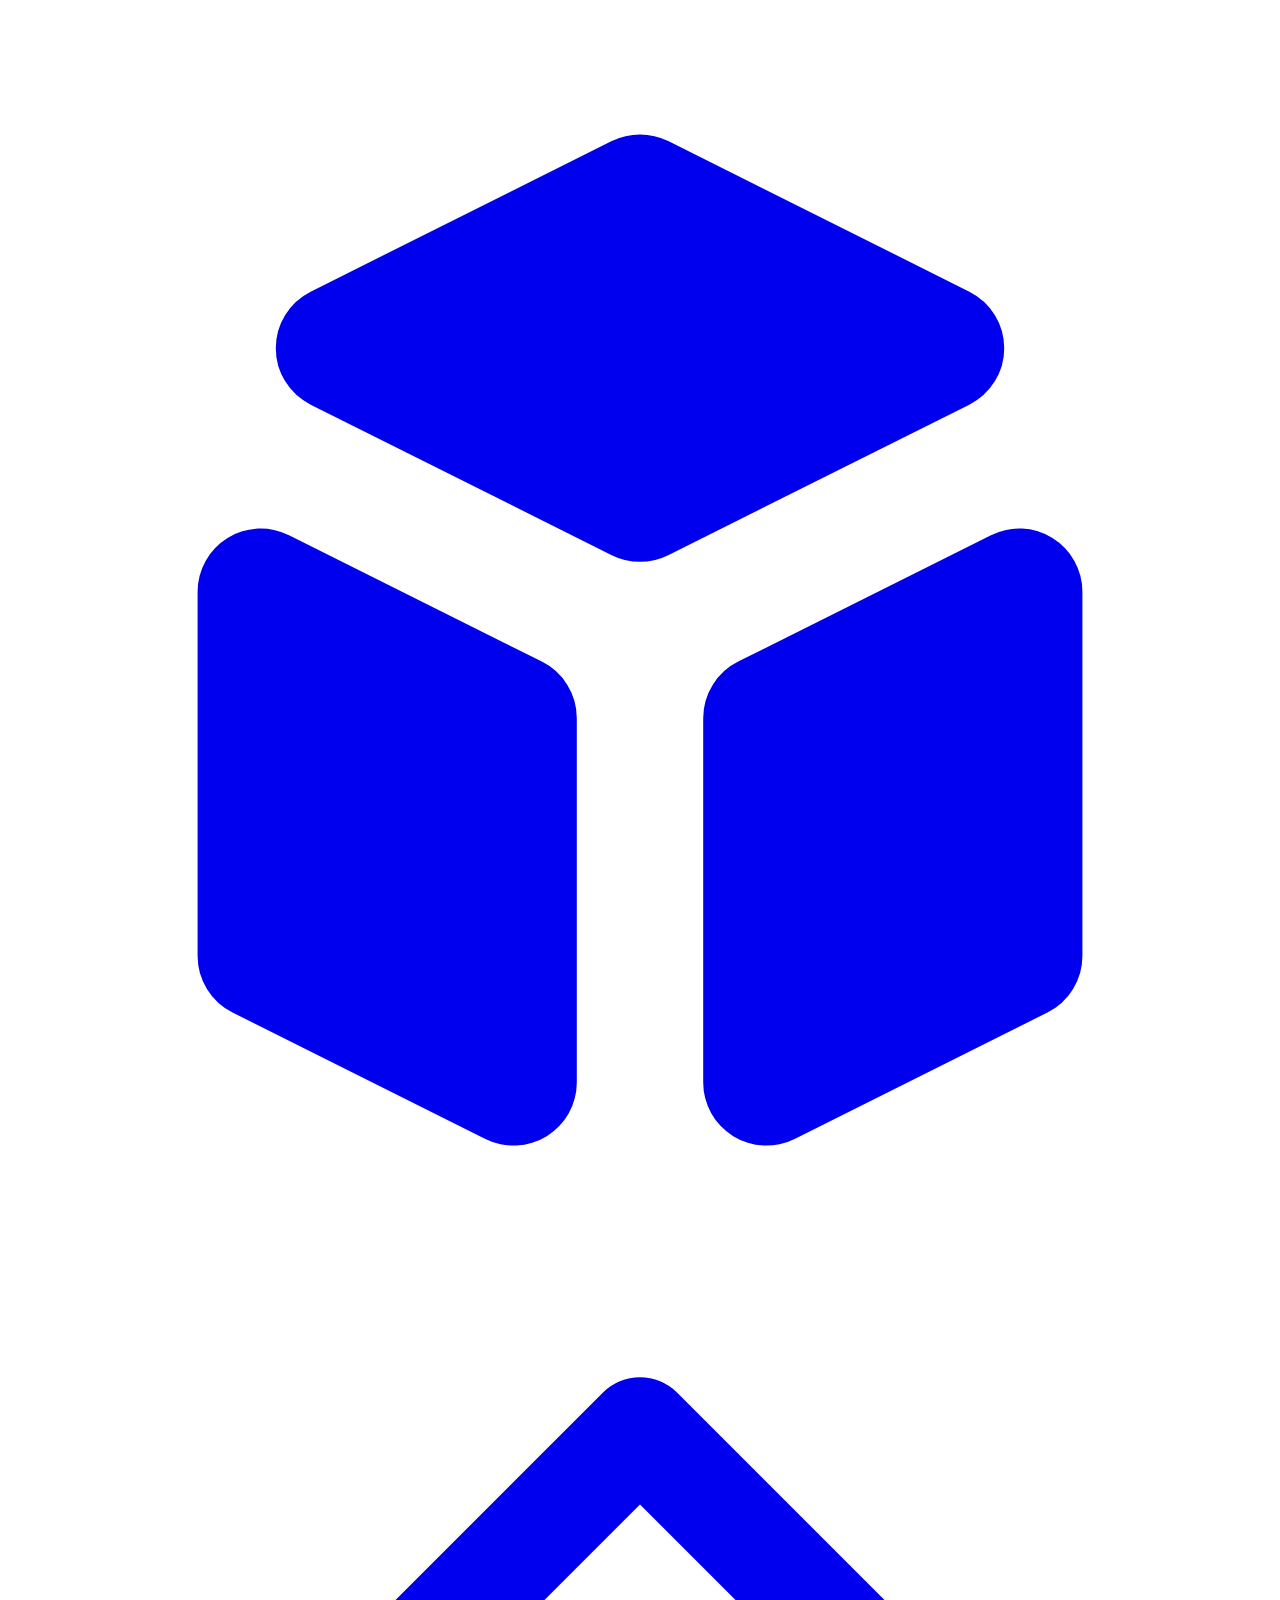
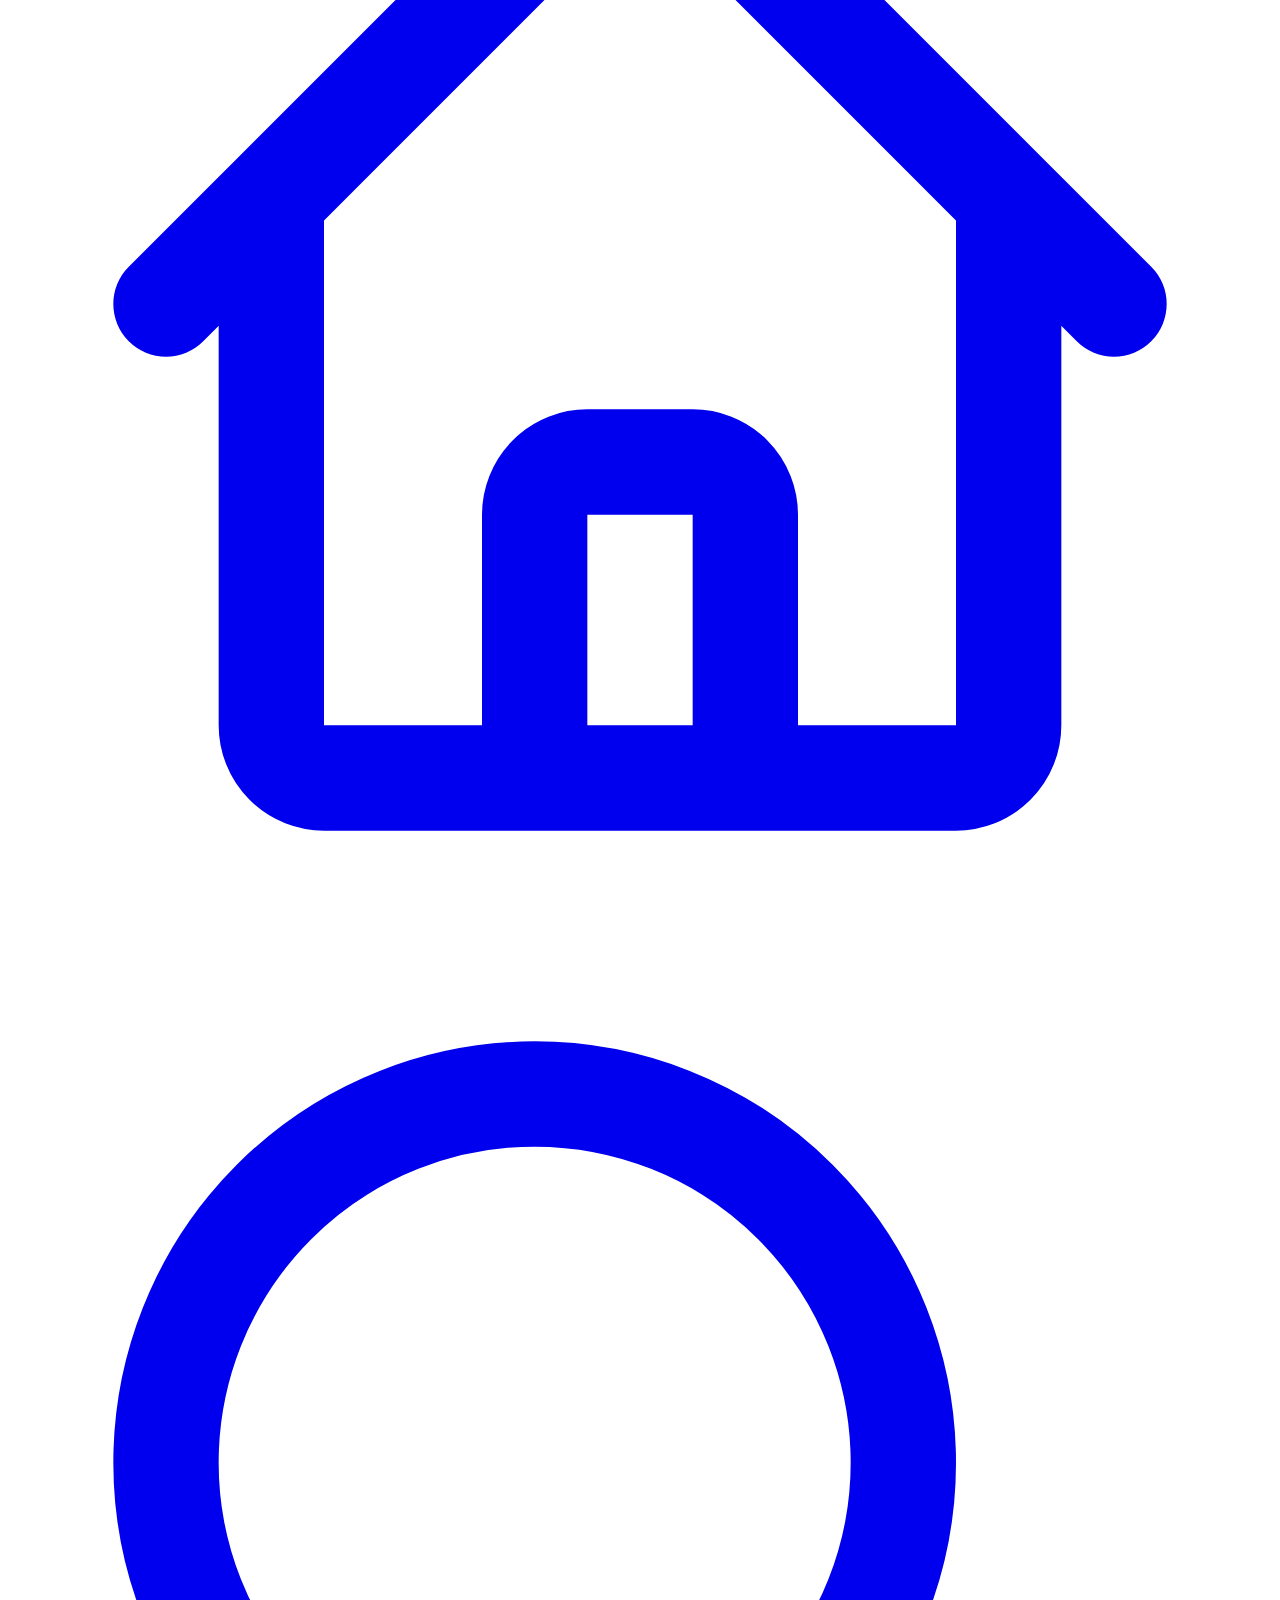
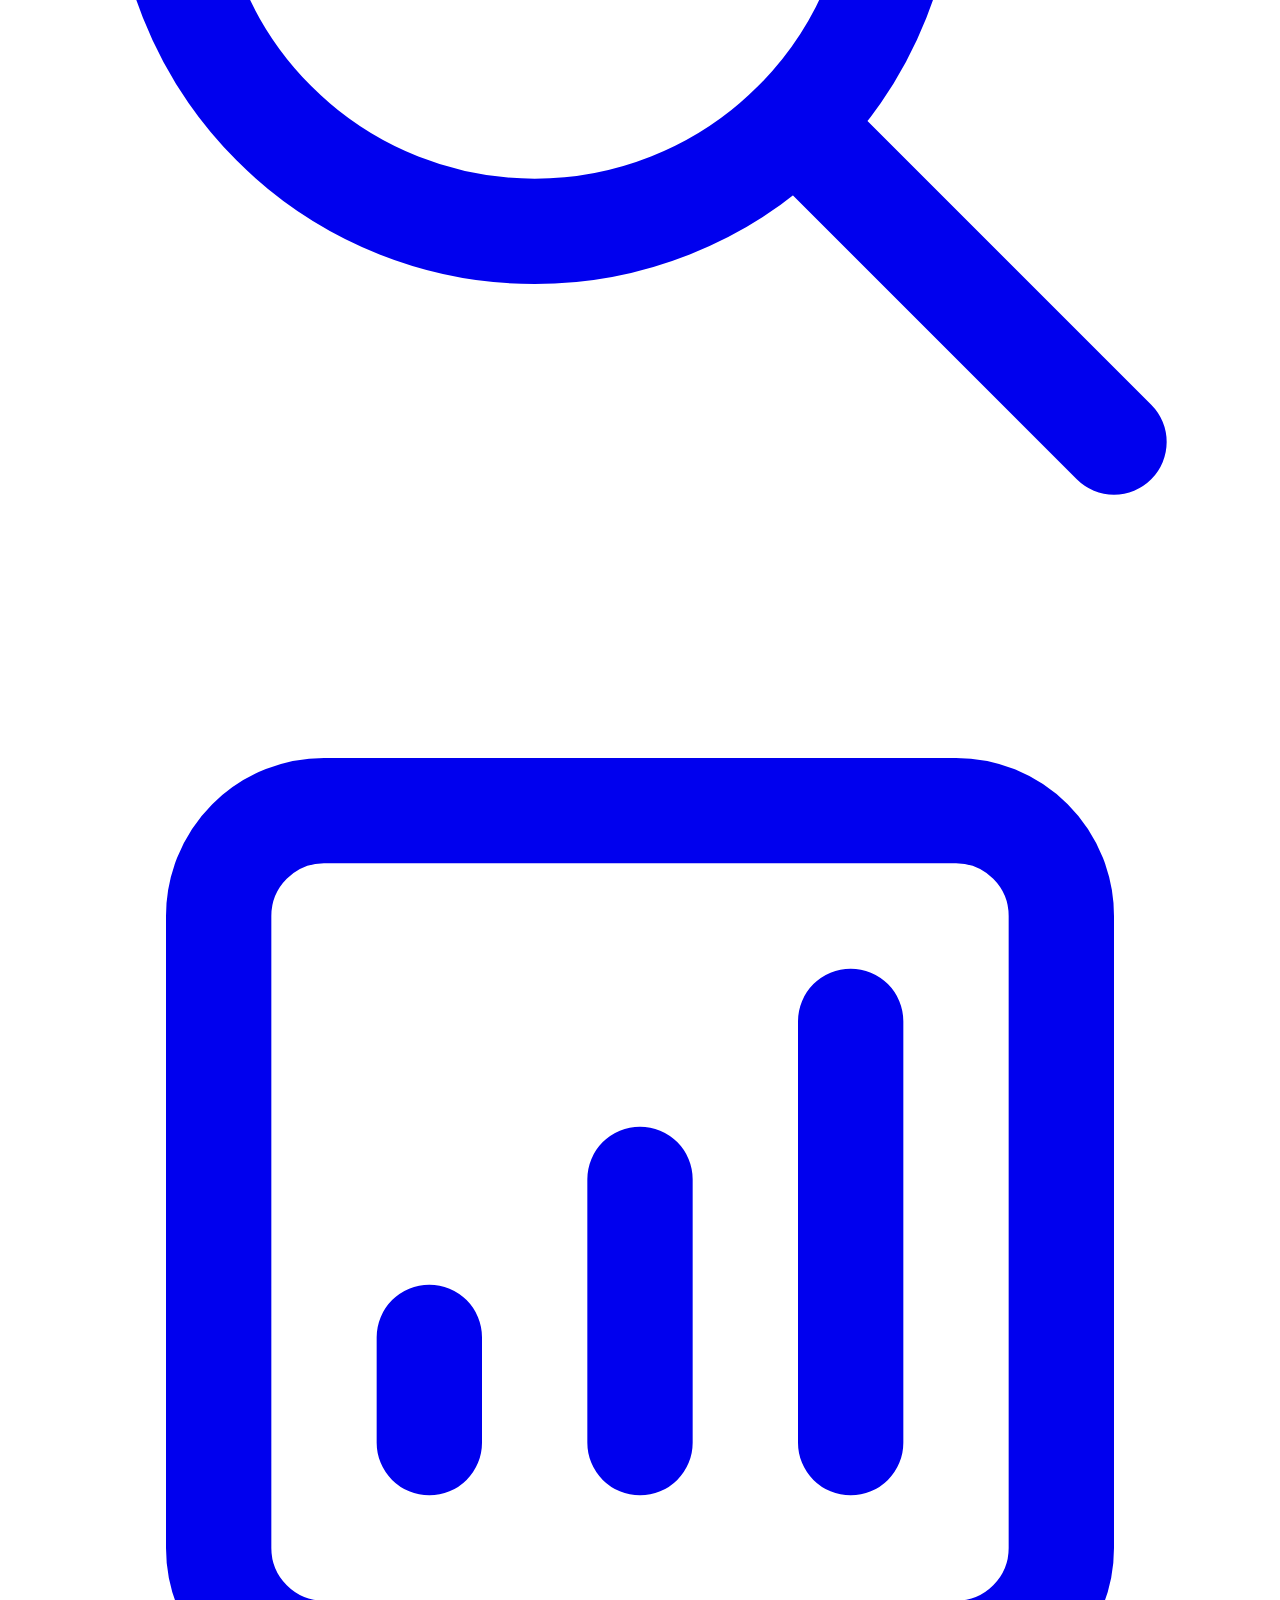
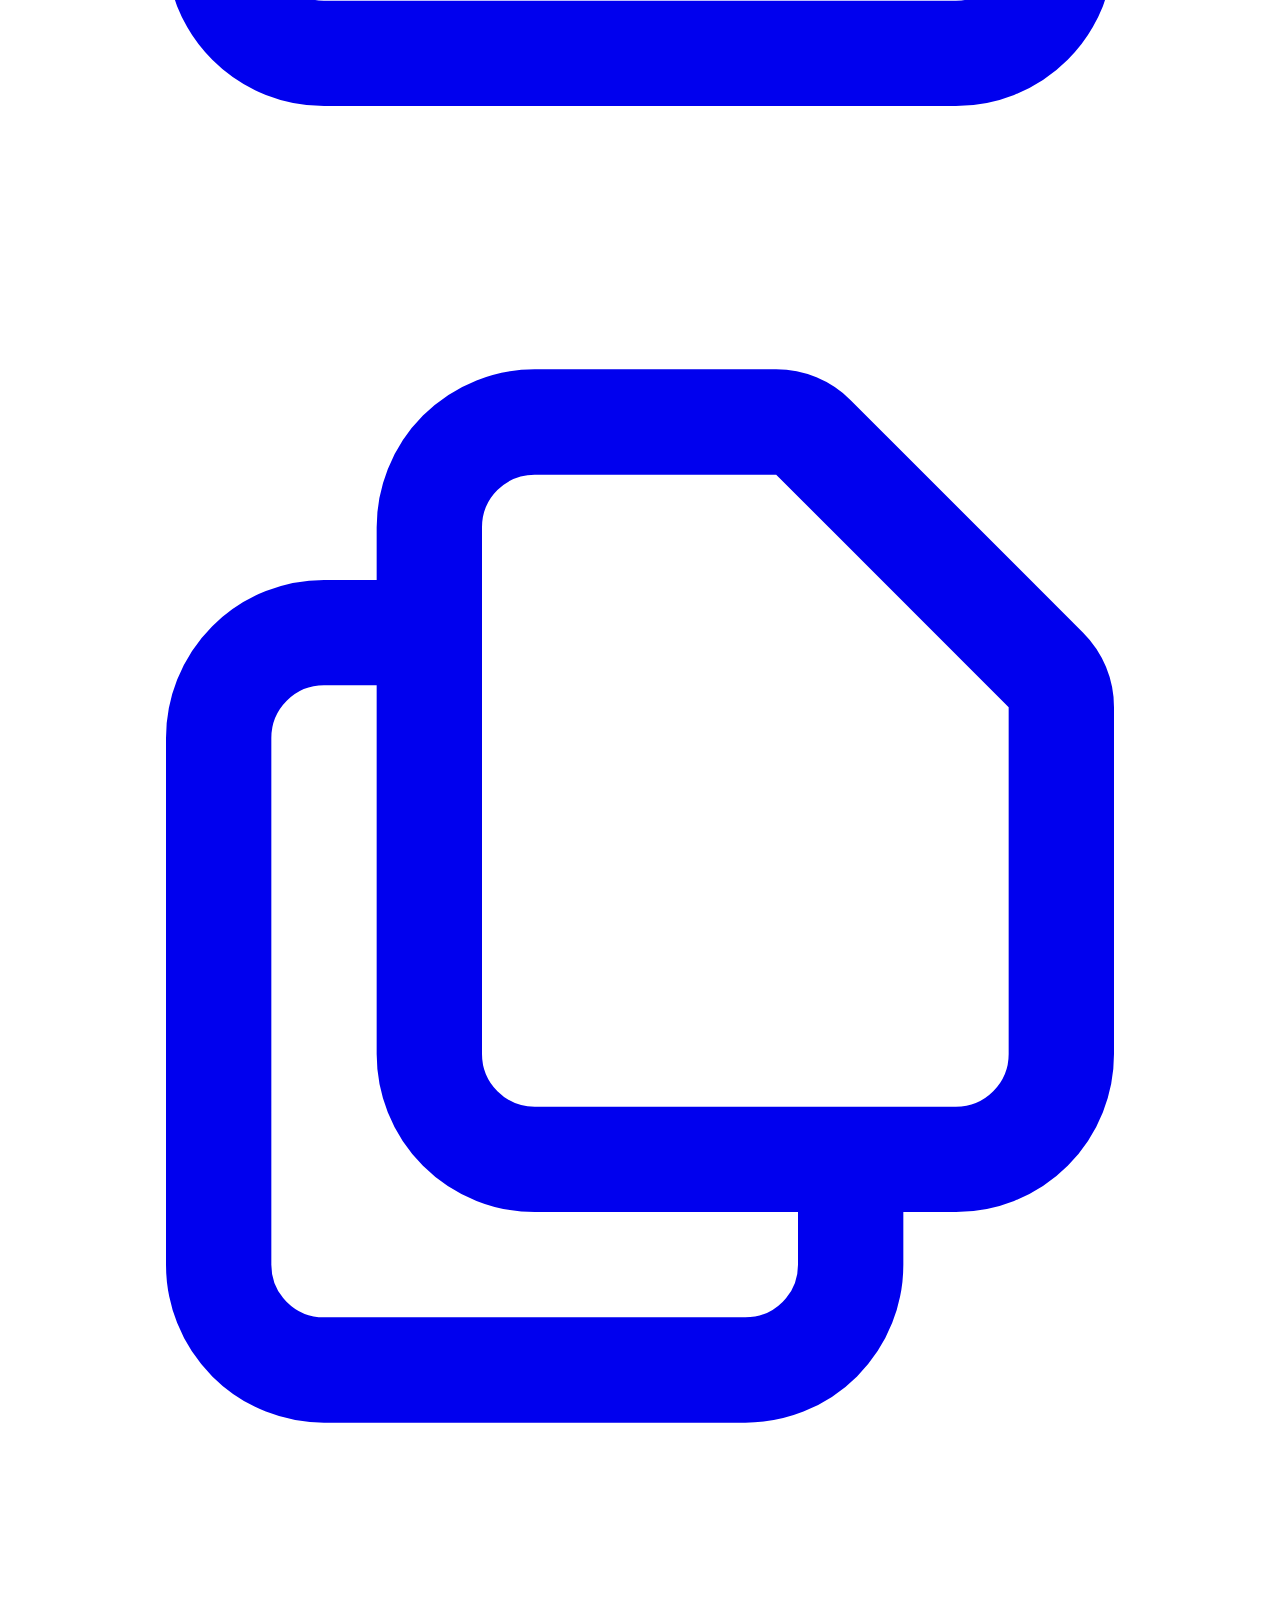
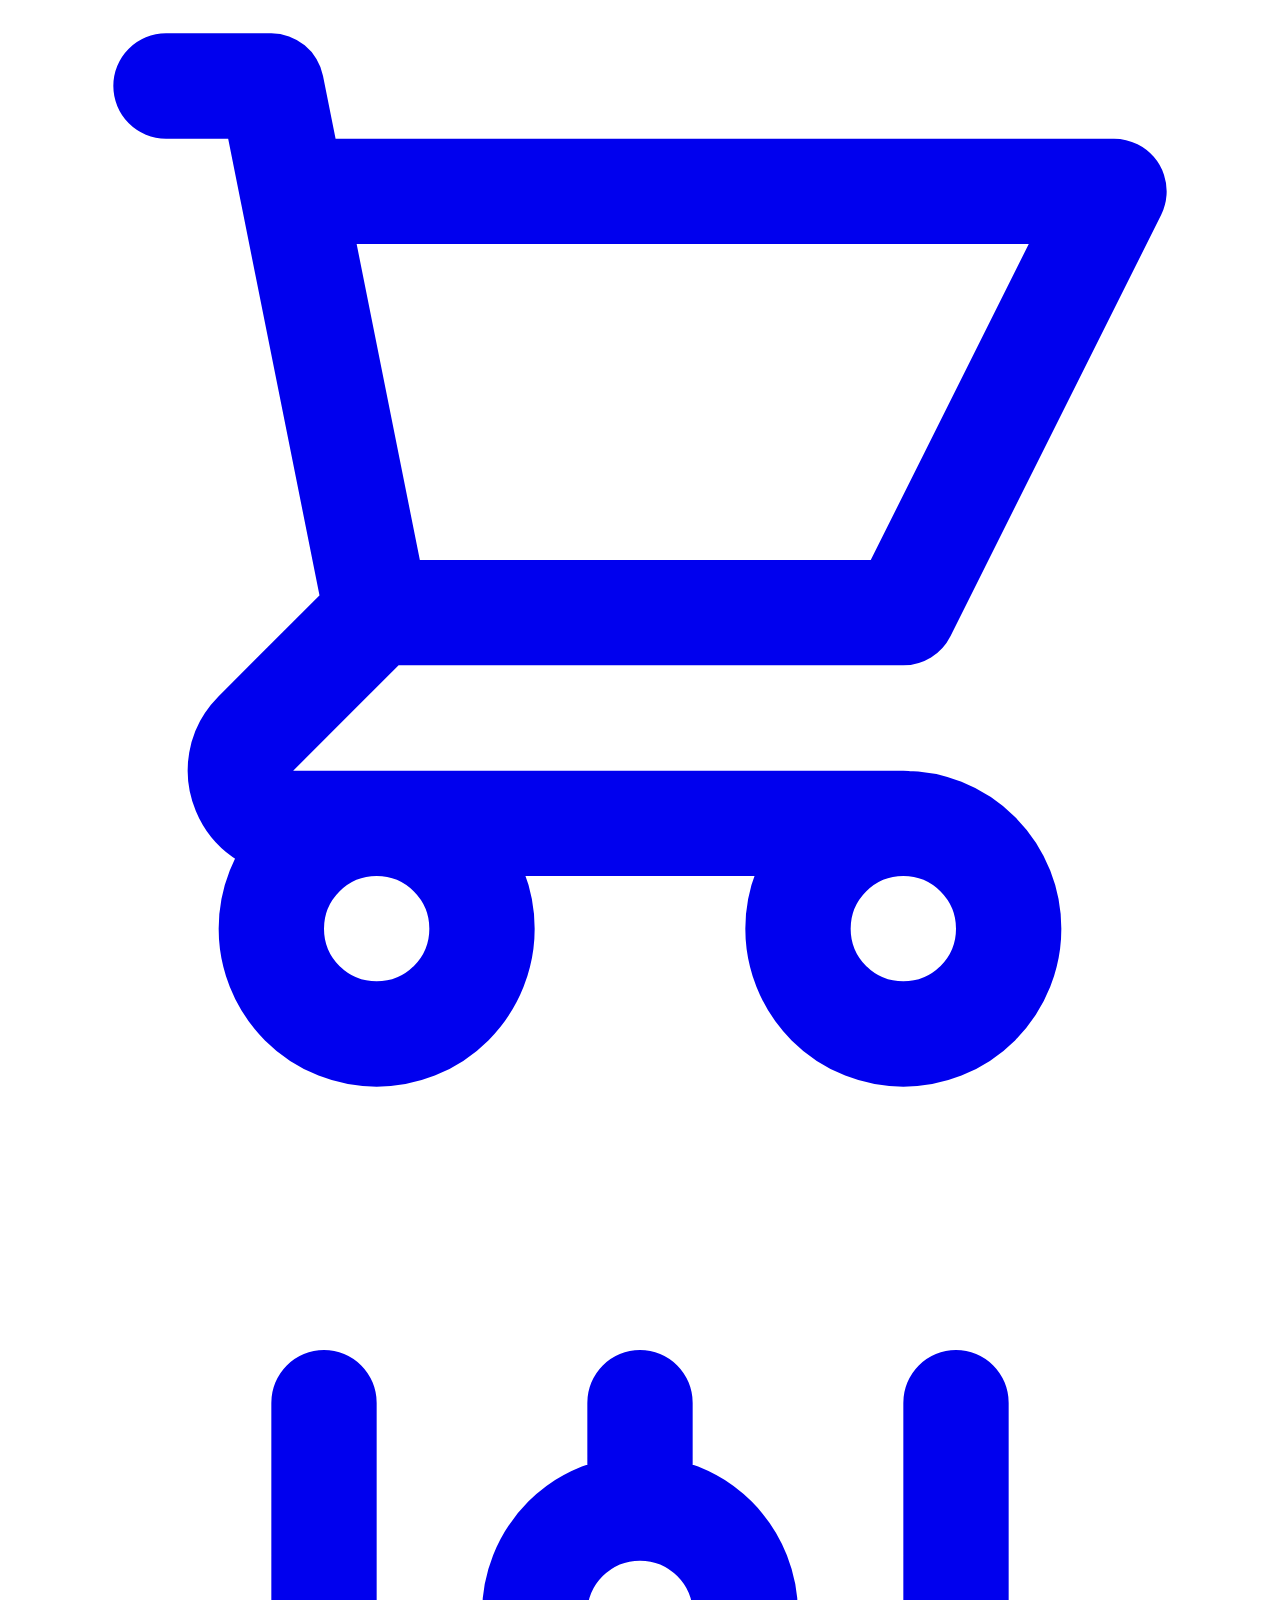
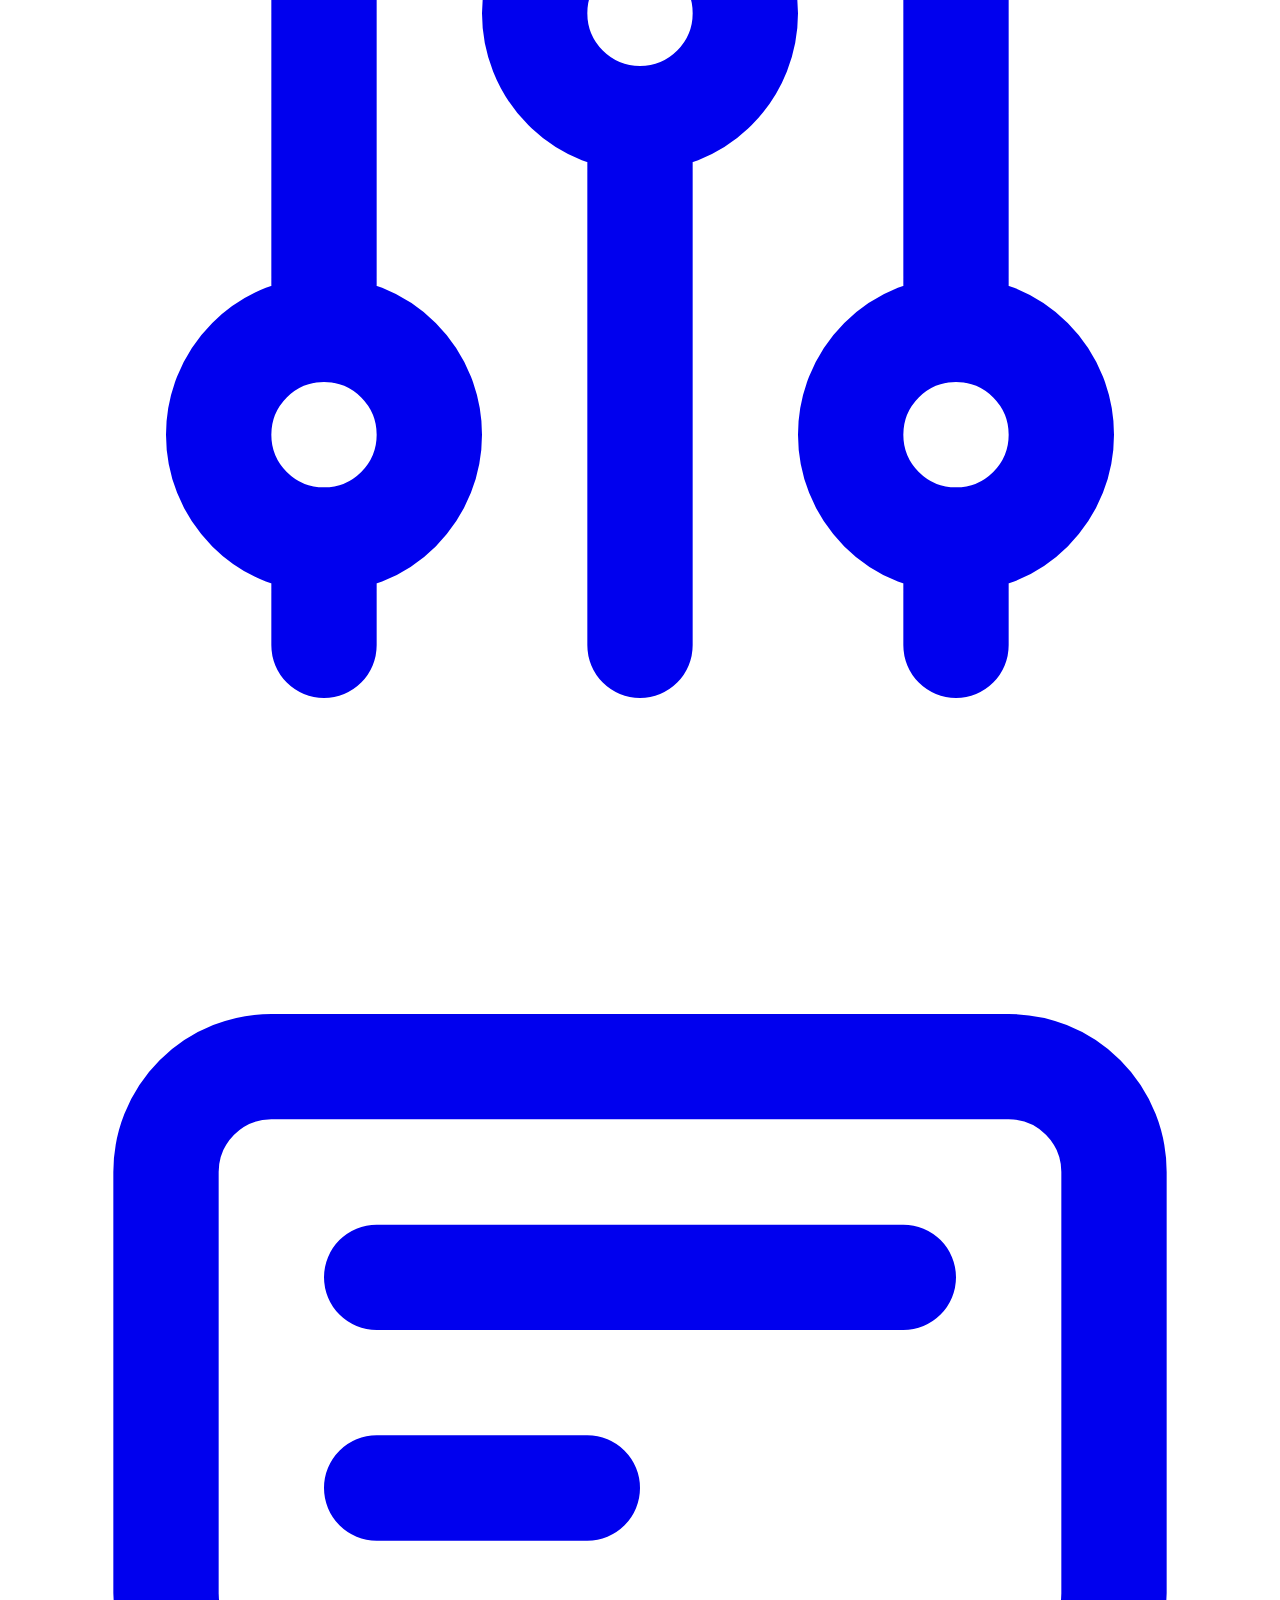
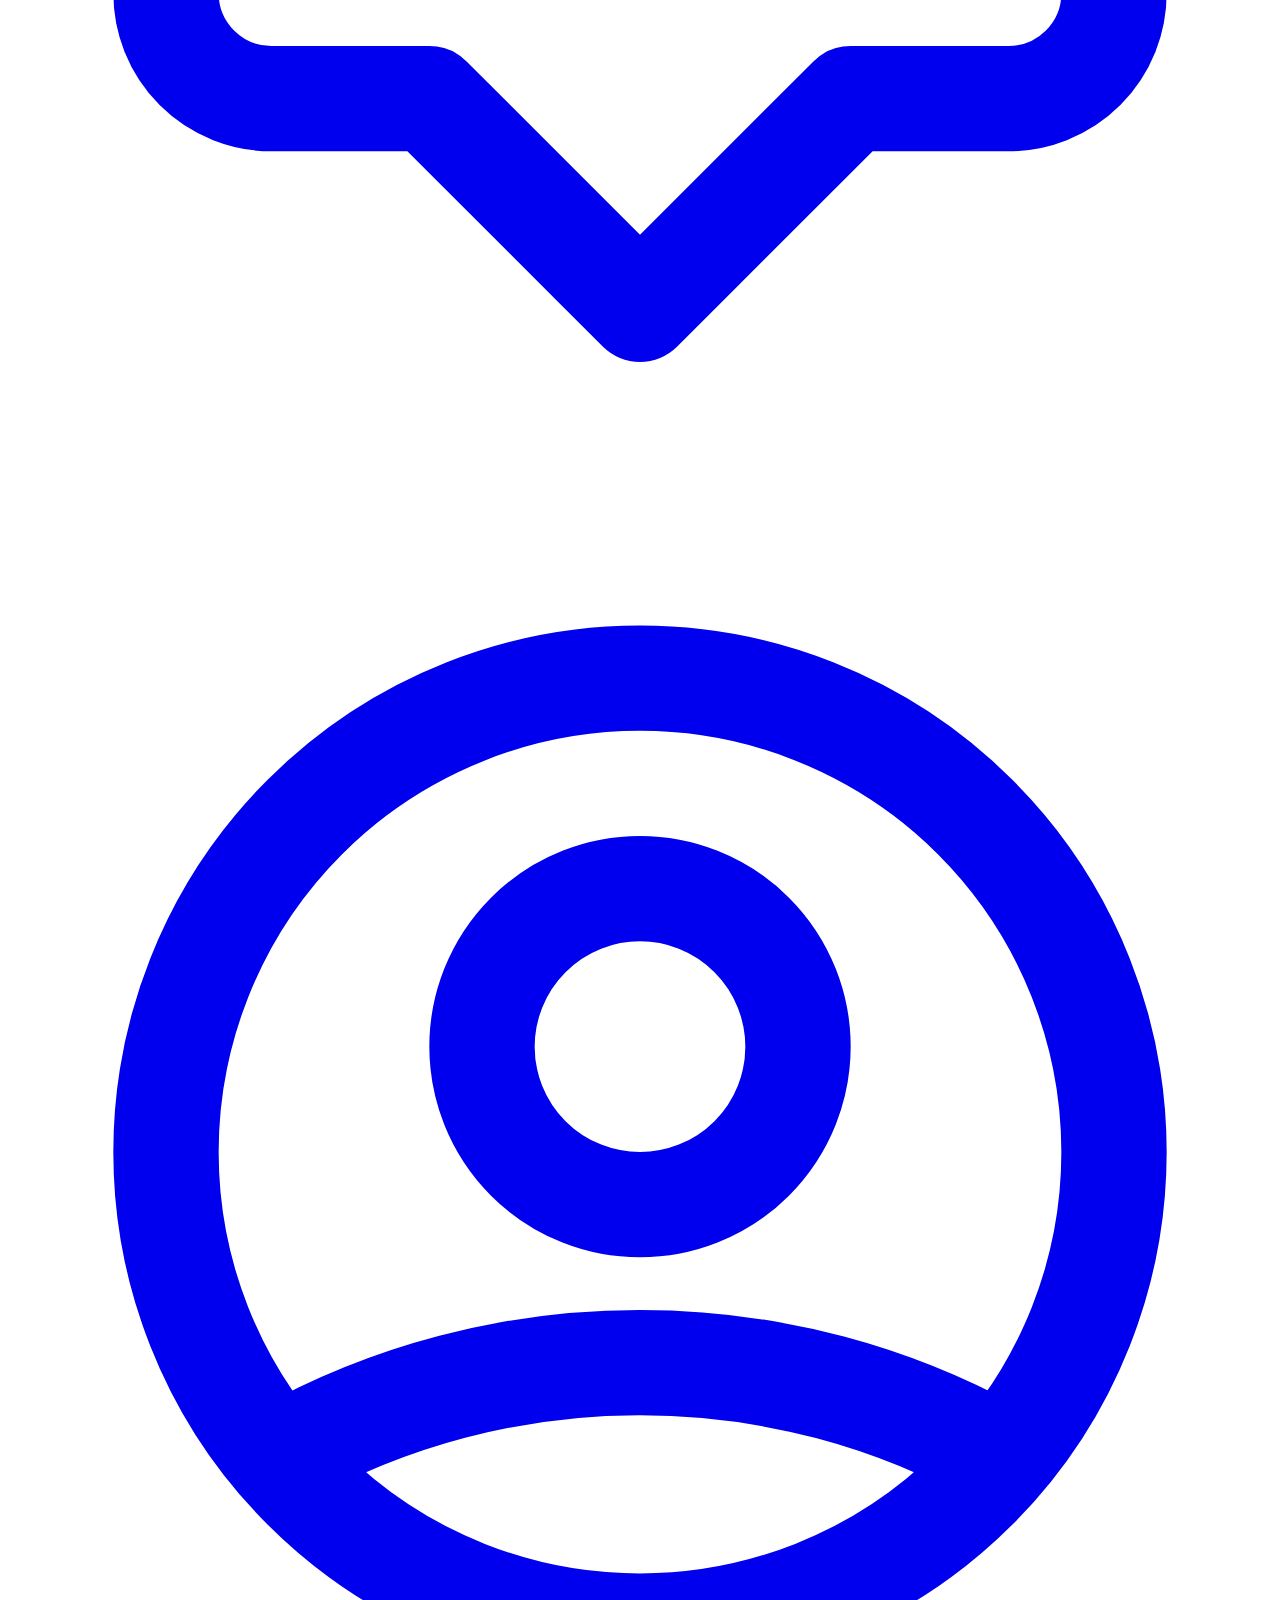
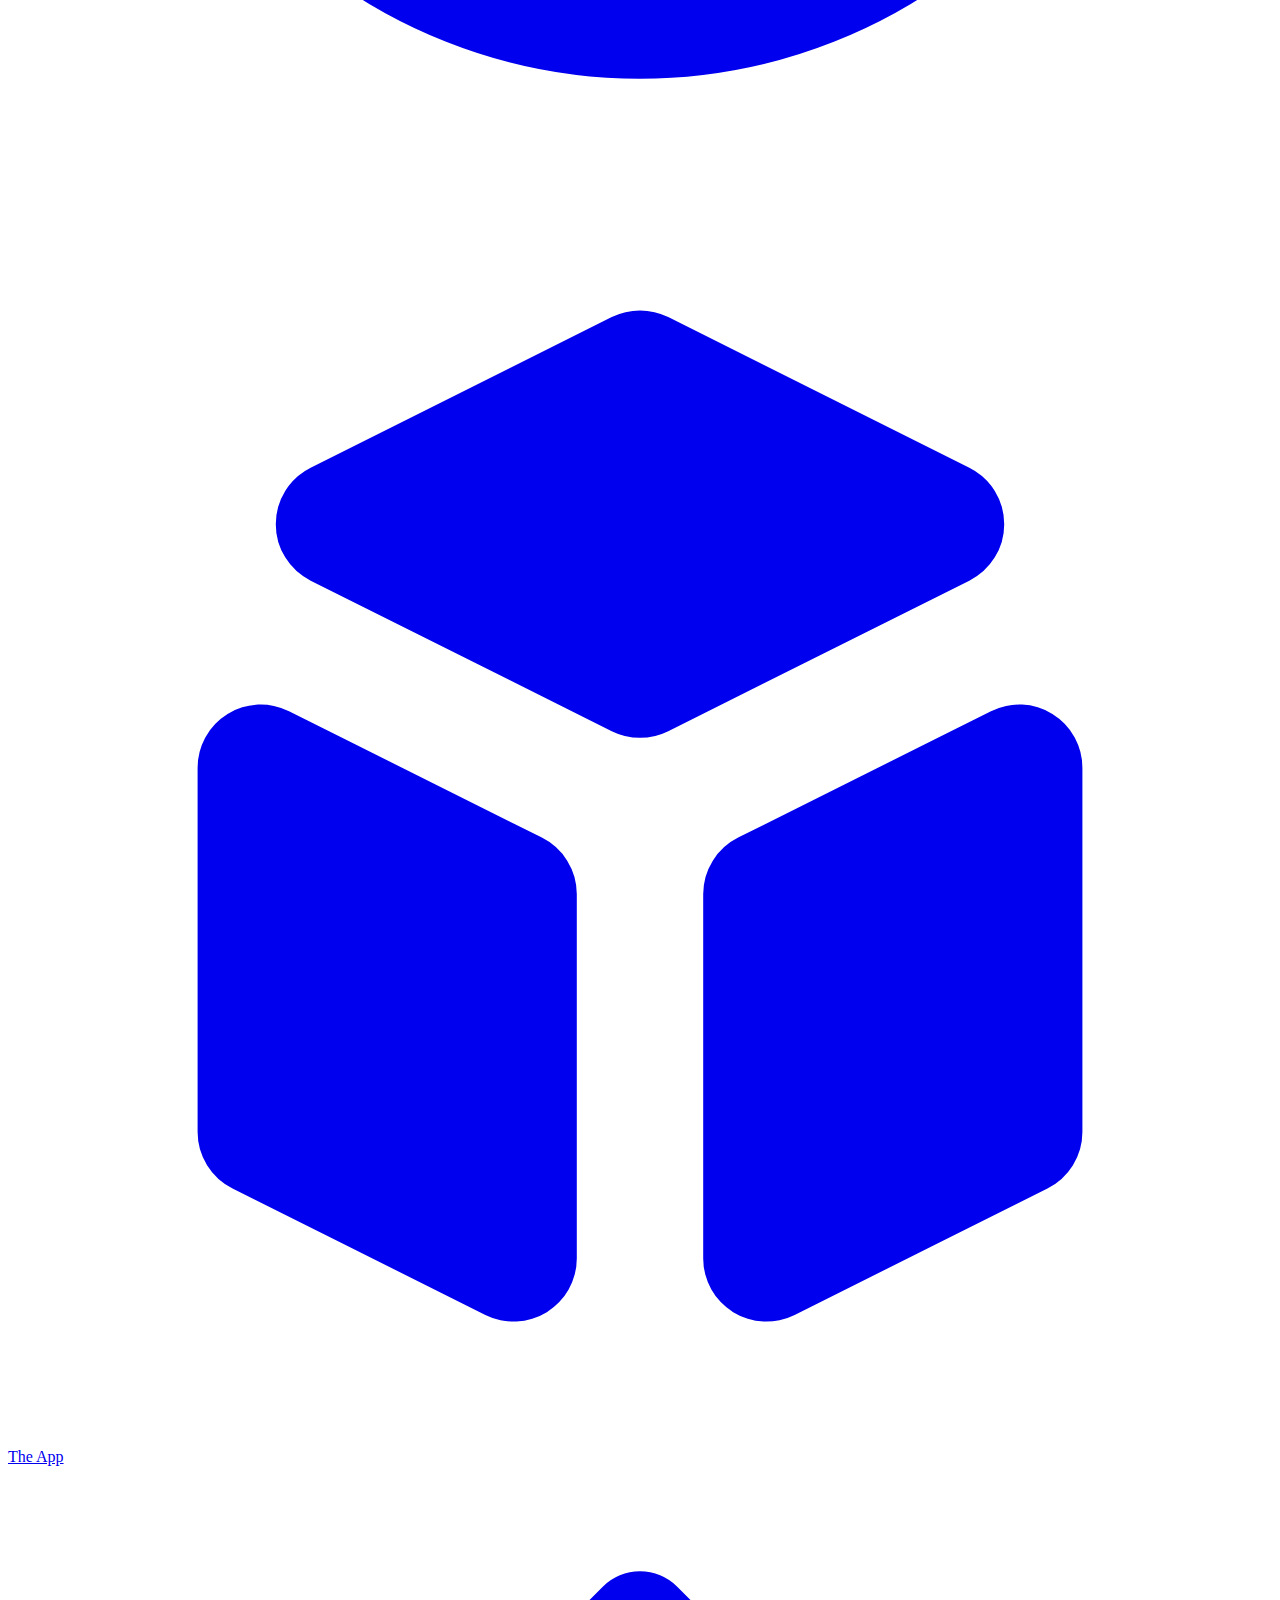
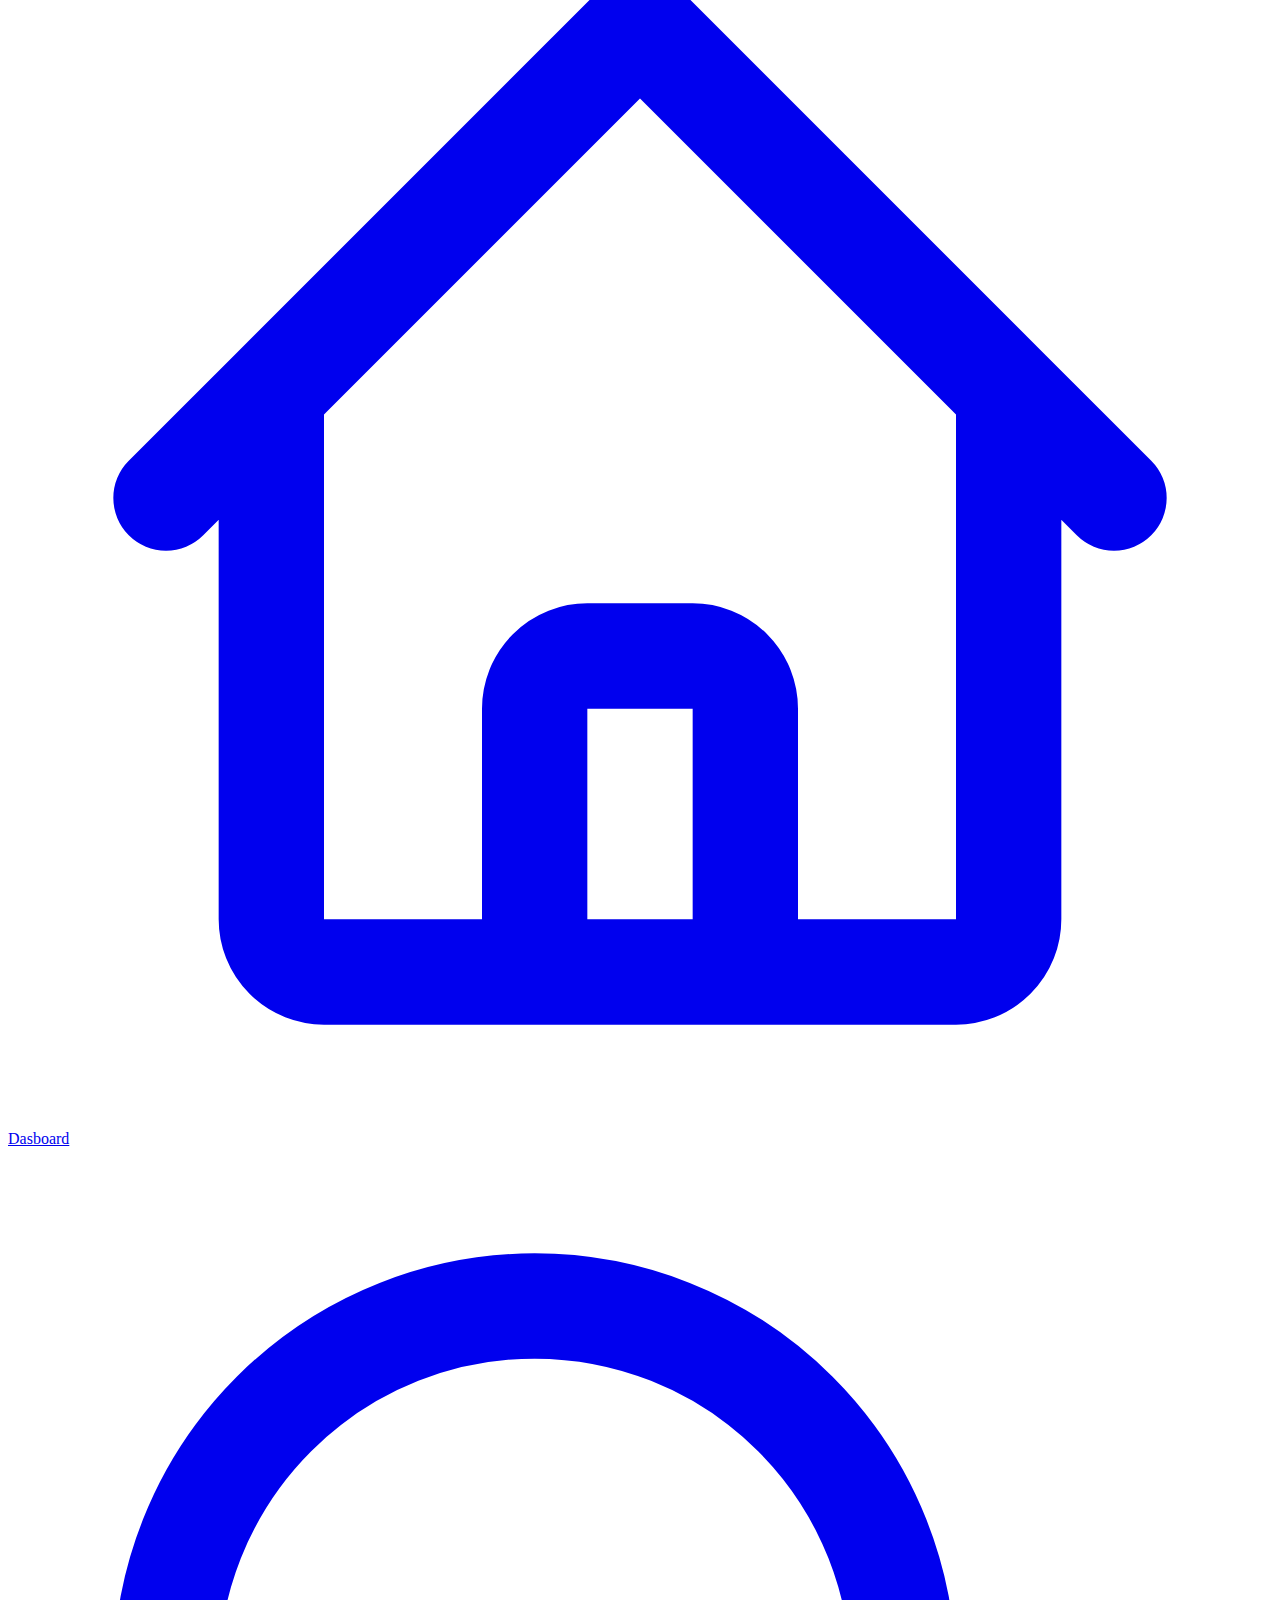
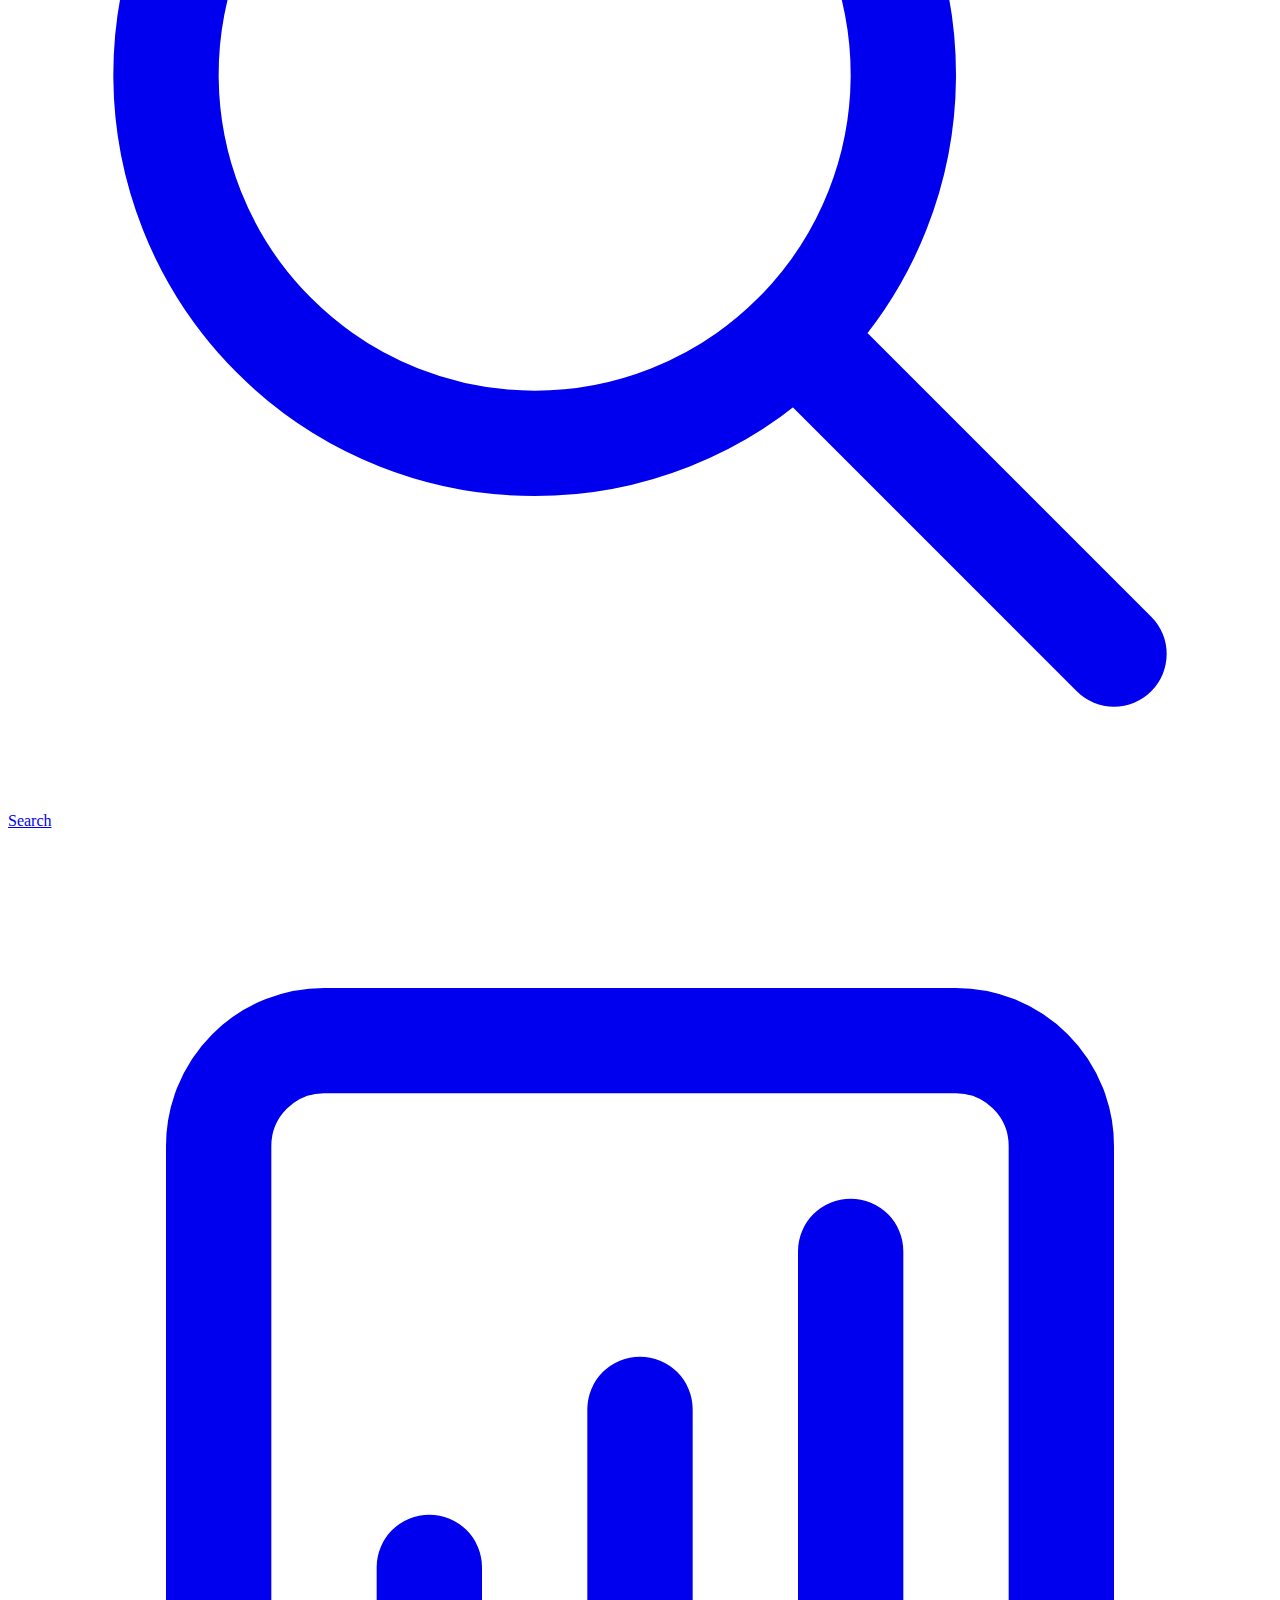
<file: _layout/sidebar.html>
<body class="flex items-center justify-center w-screen h-screen p-10 space-x-6 bg-gray-300">

	<!-- Component Start -->
	<div class="flex flex-col items-center w-16 h-full overflow-hidden text-gray-400 bg-gray-900 rounded">
		<a class="flex items-center justify-center mt-3" href="#">
			<svg class="w-8 h-8 fill-current" xmlns="http://www.w3.org/2000/svg" viewBox="0 0 20 20" fill="currentColor">
				<path d="M11 17a1 1 0 001.447.894l4-2A1 1 0 0017 15V9.236a1 1 0 00-1.447-.894l-4 2a1 1 0 00-.553.894V17zM15.211 6.276a1 1 0 000-1.788l-4.764-2.382a1 1 0 00-.894 0L4.789 4.488a1 1 0 000 1.788l4.764 2.382a1 1 0 00.894 0l4.764-2.382zM4.447 8.342A1 1 0 003 9.236V15a1 1 0 00.553.894l4 2A1 1 0 009 17v-5.764a1 1 0 00-.553-.894l-4-2z" />
			</svg>
		</a>
		<div class="flex flex-col items-center mt-3 border-t border-gray-700">
			<a class="flex items-center justify-center w-12 h-12 mt-2 rounded hover:bg-gray-700 hover:text-gray-300" href="#">
				<svg class="w-6 h-6 stroke-current" xmlns="http://www.w3.org/2000/svg" fill="none" viewBox="0 0 24 24" stroke="currentColor">
				 	<path stroke-linecap="round" stroke-linejoin="round" stroke-width="2" d="M3 12l2-2m0 0l7-7 7 7M5 10v10a1 1 0 001 1h3m10-11l2 2m-2-2v10a1 1 0 01-1 1h-3m-6 0a1 1 0 001-1v-4a1 1 0 011-1h2a1 1 0 011 1v4a1 1 0 001 1m-6 0h6" />
				</svg>
			</a>
			<a class="flex items-center justify-center w-12 h-12 mt-2 rounded hover:bg-gray-700 hover:text-gray-300" href="#">
				<svg class="w-6 h-6 stroke-current" xmlns="http://www.w3.org/2000/svg" fill="none" viewBox="0 0 24 24" stroke="currentColor">
					<path stroke-linecap="round" stroke-linejoin="round" stroke-width="2" d="M21 21l-6-6m2-5a7 7 0 11-14 0 7 7 0 0114 0z" />
				</svg>
			</a>
			<a class="flex items-center justify-center w-12 h-12 mt-2 text-gray-200 bg-gray-700 rounded" href="#">
				<svg class="w-6 h-6 stroke-current" xmlns="http://www.w3.org/2000/svg" fill="none" viewBox="0 0 24 24" stroke="currentColor">
					<path stroke-linecap="round" stroke-linejoin="round" stroke-width="2" d="M16 8v8m-4-5v5m-4-2v2m-2 4h12a2 2 0 002-2V6a2 2 0 00-2-2H6a2 2 0 00-2 2v12a2 2 0 002 2z" />
				</svg>
			</a>
			<a class="flex items-center justify-center w-12 h-12 mt-2 rounded hover:bg-gray-700 hover:text-gray-300" href="#">
				<svg class="w-6 h-6 stroke-current" xmlns="http://www.w3.org/2000/svg" fill="none" viewBox="0 0 24 24" stroke="currentColor">
					<path stroke-linecap="round" stroke-linejoin="round" stroke-width="2" d="M8 7v8a2 2 0 002 2h6M8 7V5a2 2 0 012-2h4.586a1 1 0 01.707.293l4.414 4.414a1 1 0 01.293.707V15a2 2 0 01-2 2h-2M8 7H6a2 2 0 00-2 2v10a2 2 0 002 2h8a2 2 0 002-2v-2" />
				</svg>
			</a>
		</div>
		<div class="flex flex-col items-center mt-2 border-t border-gray-700">
			<a class="flex items-center justify-center w-12 h-12 mt-2 rounded hover:bg-gray-700 hover:text-gray-300" href="#">
				<svg class="w-6 h-6 stroke-current" xmlns="http://www.w3.org/2000/svg" fill="none" viewBox="0 0 24 24" stroke="currentColor">
					<path stroke-linecap="round" stroke-linejoin="round" stroke-width="2" d="M3 3h2l.4 2M7 13h10l4-8H5.4M7 13L5.4 5M7 13l-2.293 2.293c-.63.63-.184 1.707.707 1.707H17m0 0a2 2 0 100 4 2 2 0 000-4zm-8 2a2 2 0 11-4 0 2 2 0 014 0z" />
				</svg>
			</a>
			<a class="flex items-center justify-center w-12 h-12 mt-2 rounded hover:bg-gray-700 hover:text-gray-300" href="#">
				<svg class="w-6 h-6 stroke-current"  xmlns="http://www.w3.org/2000/svg" fill="none" viewBox="0 0 24 24" stroke="currentColor">
					<path stroke-linecap="round" stroke-linejoin="round" stroke-width="2" d="M12 6V4m0 2a2 2 0 100 4m0-4a2 2 0 110 4m-6 8a2 2 0 100-4m0 4a2 2 0 110-4m0 4v2m0-6V4m6 6v10m6-2a2 2 0 100-4m0 4a2 2 0 110-4m0 4v2m0-6V4" />
				</svg>
			</a>
			<a class="relative flex items-center justify-center w-12 h-12 mt-2 rounded hover:bg-gray-700 hover:text-gray-300" href="#">
				<svg class="w-6 h-6 stroke-current" xmlns="http://www.w3.org/2000/svg" fill="none" viewBox="0 0 24 24" stroke="currentColor">
					<path stroke-linecap="round" stroke-linejoin="round" stroke-width="2" d="M7 8h10M7 12h4m1 8l-4-4H5a2 2 0 01-2-2V6a2 2 0 012-2h14a2 2 0 012 2v8a2 2 0 01-2 2h-3l-4 4z" />
				</svg>
				<span class="absolute top-0 left-0 w-2 h-2 mt-2 ml-2 bg-indigo-500 rounded-full"></span>
			</a>
		</div>
		<a class="flex items-center justify-center w-16 h-16 mt-auto bg-gray-800 hover:bg-gray-700 hover:text-gray-300" href="#">
			<svg class="w-6 h-6 stroke-current" xmlns="http://www.w3.org/2000/svg" fill="none" viewBox="0 0 24 24" stroke="currentColor">
				<path stroke-linecap="round" stroke-linejoin="round" stroke-width="2" d="M5.121 17.804A13.937 13.937 0 0112 16c2.5 0 4.847.655 6.879 1.804M15 10a3 3 0 11-6 0 3 3 0 016 0zm6 2a9 9 0 11-18 0 9 9 0 0118 0z" />
			</svg>
		</a>
	</div>
	<!-- Component End  -->
	
	<!-- Component Start -->
	<div class="flex flex-col items-center w-40 h-full overflow-hidden text-gray-400 bg-gray-900 rounded">
		<a class="flex items-center w-full px-3 mt-3" href="#">
			<svg class="w-8 h-8 fill-current" xmlns="http://www.w3.org/2000/svg" viewBox="0 0 20 20" fill="currentColor">
				<path d="M11 17a1 1 0 001.447.894l4-2A1 1 0 0017 15V9.236a1 1 0 00-1.447-.894l-4 2a1 1 0 00-.553.894V17zM15.211 6.276a1 1 0 000-1.788l-4.764-2.382a1 1 0 00-.894 0L4.789 4.488a1 1 0 000 1.788l4.764 2.382a1 1 0 00.894 0l4.764-2.382zM4.447 8.342A1 1 0 003 9.236V15a1 1 0 00.553.894l4 2A1 1 0 009 17v-5.764a1 1 0 00-.553-.894l-4-2z" />
			</svg>
			<span class="ml-2 text-sm font-bold">The App</span>
		</a>
		<div class="w-full px-2">
			<div class="flex flex-col items-center w-full mt-3 border-t border-gray-700">
				<a class="flex items-center w-full h-12 px-3 mt-2 rounded hover:bg-gray-700 hover:text-gray-300" href="#">
					<svg class="w-6 h-6 stroke-current" xmlns="http://www.w3.org/2000/svg" fill="none" viewBox="0 0 24 24" stroke="currentColor">
						<path stroke-linecap="round" stroke-linejoin="round" stroke-width="2" d="M3 12l2-2m0 0l7-7 7 7M5 10v10a1 1 0 001 1h3m10-11l2 2m-2-2v10a1 1 0 01-1 1h-3m-6 0a1 1 0 001-1v-4a1 1 0 011-1h2a1 1 0 011 1v4a1 1 0 001 1m-6 0h6" />
					</svg>
					<span class="ml-2 text-sm font-medium">Dasboard</span>
				</a>
				<a class="flex items-center w-full h-12 px-3 mt-2 rounded hover:bg-gray-700 hover:text-gray-300" href="#">
					<svg class="w-6 h-6 stroke-current" xmlns="http://www.w3.org/2000/svg" fill="none" viewBox="0 0 24 24" stroke="currentColor">
						<path stroke-linecap="round" stroke-linejoin="round" stroke-width="2" d="M21 21l-6-6m2-5a7 7 0 11-14 0 7 7 0 0114 0z" />
					</svg>
					<span class="ml-2 text-sm font-medium">Search</span>
				</a>
				<a class="flex items-center w-full h-12 px-3 mt-2 text-gray-200 bg-gray-700 rounded" href="#">
					<svg class="w-6 h-6 stroke-current" xmlns="http://www.w3.org/2000/svg" fill="none" viewBox="0 0 24 24" stroke="currentColor">
						<path stroke-linecap="round" stroke-linejoin="round" stroke-width="2" d="M16 8v8m-4-5v5m-4-2v2m-2 4h12a2 2 0 002-2V6a2 2 0 00-2-2H6a2 2 0 00-2 2v12a2 2 0 002 2z" />
					</svg>
					<span class="ml-2 text-sm font-medium">Insights</span>
				</a>
				<a class="flex items-center w-full h-12 px-3 mt-2 rounded hover:bg-gray-700 hover:text-gray-300" href="#">
					<svg class="w-6 h-6 stroke-current" xmlns="http://www.w3.org/2000/svg" fill="none" viewBox="0 0 24 24" stroke="currentColor">
						<path stroke-linecap="round" stroke-linejoin="round" stroke-width="2" d="M8 7v8a2 2 0 002 2h6M8 7V5a2 2 0 012-2h4.586a1 1 0 01.707.293l4.414 4.414a1 1 0 01.293.707V15a2 2 0 01-2 2h-2M8 7H6a2 2 0 00-2 2v10a2 2 0 002 2h8a2 2 0 002-2v-2" />
					</svg>
					<span class="ml-2 text-sm font-medium">Docs</span>
				</a>
			</div>
			<div class="flex flex-col items-center w-full mt-2 border-t border-gray-700">
				<a class="flex items-center w-full h-12 px-3 mt-2 rounded hover:bg-gray-700 hover:text-gray-300" href="#">
					<svg class="w-6 h-6 stroke-current" xmlns="http://www.w3.org/2000/svg" fill="none" viewBox="0 0 24 24" stroke="currentColor">
						<path stroke-linecap="round" stroke-linejoin="round" stroke-width="2" d="M3 3h2l.4 2M7 13h10l4-8H5.4M7 13L5.4 5M7 13l-2.293 2.293c-.63.63-.184 1.707.707 1.707H17m0 0a2 2 0 100 4 2 2 0 000-4zm-8 2a2 2 0 11-4 0 2 2 0 014 0z" />
					</svg>
					<span class="ml-2 text-sm font-medium">Products</span>
				</a>
				<a class="flex items-center w-full h-12 px-3 mt-2 rounded hover:bg-gray-700 hover:text-gray-300" href="#">
					<svg class="w-6 h-6 stroke-current"  xmlns="http://www.w3.org/2000/svg" fill="none" viewBox="0 0 24 24" stroke="currentColor">
						<path stroke-linecap="round" stroke-linejoin="round" stroke-width="2" d="M12 6V4m0 2a2 2 0 100 4m0-4a2 2 0 110 4m-6 8a2 2 0 100-4m0 4a2 2 0 110-4m0 4v2m0-6V4m6 6v10m6-2a2 2 0 100-4m0 4a2 2 0 110-4m0 4v2m0-6V4" />
					</svg>
					<span class="ml-2 text-sm font-medium">Settings</span>
				</a>
				<a class="relative flex items-center w-full h-12 px-3 mt-2 rounded hover:bg-gray-700 hover:text-gray-300" href="#">
					<svg class="w-6 h-6 stroke-current" xmlns="http://www.w3.org/2000/svg" fill="none" viewBox="0 0 24 24" stroke="currentColor">
						<path stroke-linecap="round" stroke-linejoin="round" stroke-width="2" d="M7 8h10M7 12h4m1 8l-4-4H5a2 2 0 01-2-2V6a2 2 0 012-2h14a2 2 0 012 2v8a2 2 0 01-2 2h-3l-4 4z" />
					</svg>
					<span class="ml-2 text-sm font-medium">Messages</span>
					<span class="absolute top-0 left-0 w-2 h-2 mt-2 ml-2 bg-indigo-500 rounded-full"></span>
				</a>
			</div>
		</div>
		<a class="flex items-center justify-center w-full h-16 mt-auto bg-gray-800 hover:bg-gray-700 hover:text-gray-300" href="#">
			<svg class="w-6 h-6 stroke-current" xmlns="http://www.w3.org/2000/svg" fill="none" viewBox="0 0 24 24" stroke="currentColor">
				<path stroke-linecap="round" stroke-linejoin="round" stroke-width="2" d="M5.121 17.804A13.937 13.937 0 0112 16c2.5 0 4.847.655 6.879 1.804M15 10a3 3 0 11-6 0 3 3 0 016 0zm6 2a9 9 0 11-18 0 9 9 0 0118 0z" />
			</svg>
			<span class="ml-2 text-sm font-medium">Account</span>
		</a>
	</div>
	<!-- Component End  -->
	
	<!-- Component Start -->
	<div class="flex flex-col items-center w-16 h-full overflow-hidden text-gray-700 bg-gray-100 rounded">
		<a class="flex items-center justify-center mt-3" href="#">
			<svg class="w-8 h-8 fill-current" xmlns="http://www.w3.org/2000/svg" viewBox="0 0 20 20" fill="currentColor">
				<path d="M11 17a1 1 0 001.447.894l4-2A1 1 0 0017 15V9.236a1 1 0 00-1.447-.894l-4 2a1 1 0 00-.553.894V17zM15.211 6.276a1 1 0 000-1.788l-4.764-2.382a1 1 0 00-.894 0L4.789 4.488a1 1 0 000 1.788l4.764 2.382a1 1 0 00.894 0l4.764-2.382zM4.447 8.342A1 1 0 003 9.236V15a1 1 0 00.553.894l4 2A1 1 0 009 17v-5.764a1 1 0 00-.553-.894l-4-2z" />
			</svg>
		</a>
		<div class="flex flex-col items-center mt-3 border-t border-gray-300">
			<a class="flex items-center justify-center w-12 h-12 mt-2 rounded hover:bg-gray-300" href="#">
				<svg class="w-6 h-6 stroke-current" xmlns="http://www.w3.org/2000/svg" fill="none" viewBox="0 0 24 24" stroke="currentColor">
				 	<path stroke-linecap="round" stroke-linejoin="round" stroke-width="2" d="M3 12l2-2m0 0l7-7 7 7M5 10v10a1 1 0 001 1h3m10-11l2 2m-2-2v10a1 1 0 01-1 1h-3m-6 0a1 1 0 001-1v-4a1 1 0 011-1h2a1 1 0 011 1v4a1 1 0 001 1m-6 0h6" />
				</svg>
			</a>
			<a class="flex items-center justify-center w-12 h-12 mt-2 rounded hover:bg-gray-300" href="#">
				<svg class="w-6 h-6 stroke-current" xmlns="http://www.w3.org/2000/svg" fill="none" viewBox="0 0 24 24" stroke="currentColor">
					<path stroke-linecap="round" stroke-linejoin="round" stroke-width="2" d="M21 21l-6-6m2-5a7 7 0 11-14 0 7 7 0 0114 0z" />
				</svg>
			</a>
			<a class="flex items-center justify-center w-12 h-12 mt-2 bg-gray-300 rounded" href="#">
				<svg class="w-6 h-6 stroke-current" xmlns="http://www.w3.org/2000/svg" fill="none" viewBox="0 0 24 24" stroke="currentColor">
					<path stroke-linecap="round" stroke-linejoin="round" stroke-width="2" d="M16 8v8m-4-5v5m-4-2v2m-2 4h12a2 2 0 002-2V6a2 2 0 00-2-2H6a2 2 0 00-2 2v12a2 2 0 002 2z" />
				</svg>
			</a>
			<a class="flex items-center justify-center w-12 h-12 mt-2 rounded hover:bg-gray-300" href="#">
				<svg class="w-6 h-6 stroke-current" xmlns="http://www.w3.org/2000/svg" fill="none" viewBox="0 0 24 24" stroke="currentColor">
					<path stroke-linecap="round" stroke-linejoin="round" stroke-width="2" d="M8 7v8a2 2 0 002 2h6M8 7V5a2 2 0 012-2h4.586a1 1 0 01.707.293l4.414 4.414a1 1 0 01.293.707V15a2 2 0 01-2 2h-2M8 7H6a2 2 0 00-2 2v10a2 2 0 002 2h8a2 2 0 002-2v-2" />
				</svg>
			</a>
		</div>
		<div class="flex flex-col items-center mt-2 border-t border-gray-300">
			<a class="flex items-center justify-center w-12 h-12 mt-2 rounded hover:bg-gray-300" href="#">
				<svg class="w-6 h-6 stroke-current" xmlns="http://www.w3.org/2000/svg" fill="none" viewBox="0 0 24 24" stroke="currentColor">
					<path stroke-linecap="round" stroke-linejoin="round" stroke-width="2" d="M3 3h2l.4 2M7 13h10l4-8H5.4M7 13L5.4 5M7 13l-2.293 2.293c-.63.63-.184 1.707.707 1.707H17m0 0a2 2 0 100 4 2 2 0 000-4zm-8 2a2 2 0 11-4 0 2 2 0 014 0z" />
				</svg>
			</a>
			<a class="flex items-center justify-center w-12 h-12 mt-2 rounded hover:bg-gray-300" href="#">
				<svg class="w-6 h-6 stroke-current"  xmlns="http://www.w3.org/2000/svg" fill="none" viewBox="0 0 24 24" stroke="currentColor">
					<path stroke-linecap="round" stroke-linejoin="round" stroke-width="2" d="M12 6V4m0 2a2 2 0 100 4m0-4a2 2 0 110 4m-6 8a2 2 0 100-4m0 4a2 2 0 110-4m0 4v2m0-6V4m6 6v10m6-2a2 2 0 100-4m0 4a2 2 0 110-4m0 4v2m0-6V4" />
				</svg>
			</a>
			<a class="relative flex items-center justify-center w-12 h-12 mt-2 hover:bg-gray-300" href="#">
				<svg class="w-6 h-6 stroke-current" xmlns="http://www.w3.org/2000/svg" fill="none" viewBox="0 0 24 24" stroke="currentColor">
					<path stroke-linecap="round" stroke-linejoin="round" stroke-width="2" d="M7 8h10M7 12h4m1 8l-4-4H5a2 2 0 01-2-2V6a2 2 0 012-2h14a2 2 0 012 2v8a2 2 0 01-2 2h-3l-4 4z" />
				</svg>
				<span class="absolute top-0 left-0 w-2 h-2 mt-2 ml-2 bg-indigo-500 rounded-full"></span>
			</a>
		</div>
		<a class="flex items-center justify-center w-16 h-16 mt-auto bg-gray-200 hover:bg-gray-300" href="#">
			<svg class="w-6 h-6 stroke-current" xmlns="http://www.w3.org/2000/svg" fill="none" viewBox="0 0 24 24" stroke="currentColor">
				<path stroke-linecap="round" stroke-linejoin="round" stroke-width="2" d="M5.121 17.804A13.937 13.937 0 0112 16c2.5 0 4.847.655 6.879 1.804M15 10a3 3 0 11-6 0 3 3 0 016 0zm6 2a9 9 0 11-18 0 9 9 0 0118 0z" />
			</svg>
		</a>
	</div>
	<!-- Component End  -->
	
	<!-- Component Start -->
	<div class="flex flex-col items-center w-40 h-full overflow-hidden text-gray-700 bg-gray-100 rounded">
		<a class="flex items-center w-full px-3 mt-3" href="#">
			<svg class="w-8 h-8 fill-current" xmlns="http://www.w3.org/2000/svg" viewBox="0 0 20 20" fill="currentColor">
				<path d="M11 17a1 1 0 001.447.894l4-2A1 1 0 0017 15V9.236a1 1 0 00-1.447-.894l-4 2a1 1 0 00-.553.894V17zM15.211 6.276a1 1 0 000-1.788l-4.764-2.382a1 1 0 00-.894 0L4.789 4.488a1 1 0 000 1.788l4.764 2.382a1 1 0 00.894 0l4.764-2.382zM4.447 8.342A1 1 0 003 9.236V15a1 1 0 00.553.894l4 2A1 1 0 009 17v-5.764a1 1 0 00-.553-.894l-4-2z" />
			</svg>
			<span class="ml-2 text-sm font-bold">The App</span>
		</a>
		<div class="w-full px-2">
			<div class="flex flex-col items-center w-full mt-3 border-t border-gray-300">
				<a class="flex items-center w-full h-12 px-3 mt-2 rounded hover:bg-gray-300" href="#">
					<svg class="w-6 h-6 stroke-current" xmlns="http://www.w3.org/2000/svg" fill="none" viewBox="0 0 24 24" stroke="currentColor">
						<path stroke-linecap="round" stroke-linejoin="round" stroke-width="2" d="M3 12l2-2m0 0l7-7 7 7M5 10v10a1 1 0 001 1h3m10-11l2 2m-2-2v10a1 1 0 01-1 1h-3m-6 0a1 1 0 001-1v-4a1 1 0 011-1h2a1 1 0 011 1v4a1 1 0 001 1m-6 0h6" />
					</svg>
					<span class="ml-2 text-sm font-medium">Dasboard</span>
				</a>
				<a class="flex items-center w-full h-12 px-3 mt-2 rounded hover:bg-gray-300" href="#">
					<svg class="w-6 h-6 stroke-current" xmlns="http://www.w3.org/2000/svg" fill="none" viewBox="0 0 24 24" stroke="currentColor">
						<path stroke-linecap="round" stroke-linejoin="round" stroke-width="2" d="M21 21l-6-6m2-5a7 7 0 11-14 0 7 7 0 0114 0z" />
					</svg>
					<span class="ml-2 text-sm font-medium">Search</span>
				</a>
				<a class="flex items-center w-full h-12 px-3 mt-2 bg-gray-300 rounded" href="#">
					<svg class="w-6 h-6 stroke-current" xmlns="http://www.w3.org/2000/svg" fill="none" viewBox="0 0 24 24" stroke="currentColor">
						<path stroke-linecap="round" stroke-linejoin="round" stroke-width="2" d="M16 8v8m-4-5v5m-4-2v2m-2 4h12a2 2 0 002-2V6a2 2 0 00-2-2H6a2 2 0 00-2 2v12a2 2 0 002 2z" />
					</svg>
					<span class="ml-2 text-sm font-medium">Insights</span>
				</a>
				<a class="flex items-center w-full h-12 px-3 mt-2 rounded hover:bg-gray-300" href="#">
					<svg class="w-6 h-6 stroke-current" xmlns="http://www.w3.org/2000/svg" fill="none" viewBox="0 0 24 24" stroke="currentColor">
						<path stroke-linecap="round" stroke-linejoin="round" stroke-width="2" d="M8 7v8a2 2 0 002 2h6M8 7V5a2 2 0 012-2h4.586a1 1 0 01.707.293l4.414 4.414a1 1 0 01.293.707V15a2 2 0 01-2 2h-2M8 7H6a2 2 0 00-2 2v10a2 2 0 002 2h8a2 2 0 002-2v-2" />
					</svg>
					<span class="ml-2 text-sm font-medium">Docs</span>
				</a>
			</div>
			<div class="flex flex-col items-center w-full mt-2 border-t border-gray-300">
				<a class="flex items-center w-full h-12 px-3 mt-2 rounded hover:bg-gray-300" href="#">
					<svg class="w-6 h-6 stroke-current" xmlns="http://www.w3.org/2000/svg" fill="none" viewBox="0 0 24 24" stroke="currentColor">
						<path stroke-linecap="round" stroke-linejoin="round" stroke-width="2" d="M3 3h2l.4 2M7 13h10l4-8H5.4M7 13L5.4 5M7 13l-2.293 2.293c-.63.63-.184 1.707.707 1.707H17m0 0a2 2 0 100 4 2 2 0 000-4zm-8 2a2 2 0 11-4 0 2 2 0 014 0z" />
					</svg>
					<span class="ml-2 text-sm font-medium">Products</span>
				</a>
				<a class="flex items-center w-full h-12 px-3 mt-2 rounded hover:bg-gray-300" href="#">
					<svg class="w-6 h-6 stroke-current"  xmlns="http://www.w3.org/2000/svg" fill="none" viewBox="0 0 24 24" stroke="currentColor">
						<path stroke-linecap="round" stroke-linejoin="round" stroke-width="2" d="M12 6V4m0 2a2 2 0 100 4m0-4a2 2 0 110 4m-6 8a2 2 0 100-4m0 4a2 2 0 110-4m0 4v2m0-6V4m6 6v10m6-2a2 2 0 100-4m0 4a2 2 0 110-4m0 4v2m0-6V4" />
					</svg>
					<span class="ml-2 text-sm font-medium">Settings</span>
				</a>
				<a class="relative flex items-center w-full h-12 px-3 mt-2 rounded hover:bg-gray-300" href="#">
					<svg class="w-6 h-6 stroke-current" xmlns="http://www.w3.org/2000/svg" fill="none" viewBox="0 0 24 24" stroke="currentColor">
						<path stroke-linecap="round" stroke-linejoin="round" stroke-width="2" d="M7 8h10M7 12h4m1 8l-4-4H5a2 2 0 01-2-2V6a2 2 0 012-2h14a2 2 0 012 2v8a2 2 0 01-2 2h-3l-4 4z" />
					</svg>
					<span class="ml-2 text-sm font-medium">Messages</span>
					<span class="absolute top-0 left-0 w-2 h-2 mt-2 ml-2 bg-indigo-500 rounded-full"></span>
				</a>
			</div>
		</div>
		<a class="flex items-center justify-center w-full h-16 mt-auto bg-gray-200 hover:bg-gray-300" href="#">
			<svg class="w-6 h-6 stroke-current" xmlns="http://www.w3.org/2000/svg" fill="none" viewBox="0 0 24 24" stroke="currentColor">
				<path stroke-linecap="round" stroke-linejoin="round" stroke-width="2" d="M5.121 17.804A13.937 13.937 0 0112 16c2.5 0 4.847.655 6.879 1.804M15 10a3 3 0 11-6 0 3 3 0 016 0zm6 2a9 9 0 11-18 0 9 9 0 0118 0z" />
			</svg>
			<span class="ml-2 text-sm font-medium">Account</span>
		</a>
	</div>
	<!-- Component End  -->
	
	<!-- Component Start -->
	<div class="flex flex-col items-center w-16 h-full overflow-hidden text-indigo-300 bg-indigo-900 rounded">
		<a class="flex items-center justify-center mt-3" href="#">
			<svg class="w-8 h-8 fill-current" xmlns="http://www.w3.org/2000/svg" viewBox="0 0 20 20" fill="currentColor">
				<path d="M11 17a1 1 0 001.447.894l4-2A1 1 0 0017 15V9.236a1 1 0 00-1.447-.894l-4 2a1 1 0 00-.553.894V17zM15.211 6.276a1 1 0 000-1.788l-4.764-2.382a1 1 0 00-.894 0L4.789 4.488a1 1 0 000 1.788l4.764 2.382a1 1 0 00.894 0l4.764-2.382zM4.447 8.342A1 1 0 003 9.236V15a1 1 0 00.553.894l4 2A1 1 0 009 17v-5.764a1 1 0 00-.553-.894l-4-2z" />
			</svg>
		</a>
		<div class="flex flex-col items-center mt-3 border-t border-gray-700">
			<a class="flex items-center justify-center w-12 h-12 mt-2 rounded hover:bg-indigo-700" href="#">
				<svg class="w-6 h-6 stroke-current" xmlns="http://www.w3.org/2000/svg" fill="none" viewBox="0 0 24 24" stroke="currentColor">
				 	<path stroke-linecap="round" stroke-linejoin="round" stroke-width="2" d="M3 12l2-2m0 0l7-7 7 7M5 10v10a1 1 0 001 1h3m10-11l2 2m-2-2v10a1 1 0 01-1 1h-3m-6 0a1 1 0 001-1v-4a1 1 0 011-1h2a1 1 0 011 1v4a1 1 0 001 1m-6 0h6" />
				</svg>
			</a>
			<a class="flex items-center justify-center w-12 h-12 mt-2 rounded hover:bg-indigo-700" href="#">
				<svg class="w-6 h-6 stroke-current" xmlns="http://www.w3.org/2000/svg" fill="none" viewBox="0 0 24 24" stroke="currentColor">
					<path stroke-linecap="round" stroke-linejoin="round" stroke-width="2" d="M21 21l-6-6m2-5a7 7 0 11-14 0 7 7 0 0114 0z" />
				</svg>
			</a>
			<a class="flex items-center justify-center w-12 h-12 mt-2 text-indigo-100 bg-indigo-700 rounded" href="#">
				<svg class="w-6 h-6 stroke-current" xmlns="http://www.w3.org/2000/svg" fill="none" viewBox="0 0 24 24" stroke="currentColor">
					<path stroke-linecap="round" stroke-linejoin="round" stroke-width="2" d="M16 8v8m-4-5v5m-4-2v2m-2 4h12a2 2 0 002-2V6a2 2 0 00-2-2H6a2 2 0 00-2 2v12a2 2 0 002 2z" />
				</svg>
			</a>
			<a class="flex items-center justify-center w-12 h-12 mt-2 rounded hover:bg-indigo-700" href="#">
				<svg class="w-6 h-6 stroke-current" xmlns="http://www.w3.org/2000/svg" fill="none" viewBox="0 0 24 24" stroke="currentColor">
					<path stroke-linecap="round" stroke-linejoin="round" stroke-width="2" d="M8 7v8a2 2 0 002 2h6M8 7V5a2 2 0 012-2h4.586a1 1 0 01.707.293l4.414 4.414a1 1 0 01.293.707V15a2 2 0 01-2 2h-2M8 7H6a2 2 0 00-2 2v10a2 2 0 002 2h8a2 2 0 002-2v-2" />
				</svg>
			</a>
		</div>
		<div class="flex flex-col items-center mt-2 border-t border-gray-700">
			<a class="flex items-center justify-center w-12 h-12 mt-2 rounded hover:bg-indigo-700" href="#">
				<svg class="w-6 h-6 stroke-current" xmlns="http://www.w3.org/2000/svg" fill="none" viewBox="0 0 24 24" stroke="currentColor">
					<path stroke-linecap="round" stroke-linejoin="round" stroke-width="2" d="M3 3h2l.4 2M7 13h10l4-8H5.4M7 13L5.4 5M7 13l-2.293 2.293c-.63.63-.184 1.707.707 1.707H17m0 0a2 2 0 100 4 2 2 0 000-4zm-8 2a2 2 0 11-4 0 2 2 0 014 0z" />
				</svg>
			</a>
			<a class="flex items-center justify-center w-12 h-12 mt-2 rounded hover:bg-indigo-700" href="#">
				<svg class="w-6 h-6 stroke-current"  xmlns="http://www.w3.org/2000/svg" fill="none" viewBox="0 0 24 24" stroke="currentColor">
					<path stroke-linecap="round" stroke-linejoin="round" stroke-width="2" d="M12 6V4m0 2a2 2 0 100 4m0-4a2 2 0 110 4m-6 8a2 2 0 100-4m0 4a2 2 0 110-4m0 4v2m0-6V4m6 6v10m6-2a2 2 0 100-4m0 4a2 2 0 110-4m0 4v2m0-6V4" />
				</svg>
			</a>
			<a class="relative flex items-center justify-center w-12 h-12 mt-2 rounded hover:bg-indigo-700" href="#">
				<svg class="w-6 h-6 stroke-current" xmlns="http://www.w3.org/2000/svg" fill="none" viewBox="0 0 24 24" stroke="currentColor">
					<path stroke-linecap="round" stroke-linejoin="round" stroke-width="2" d="M7 8h10M7 12h4m1 8l-4-4H5a2 2 0 01-2-2V6a2 2 0 012-2h14a2 2 0 012 2v8a2 2 0 01-2 2h-3l-4 4z" />
				</svg>
				<span class="absolute top-0 left-0 w-2 h-2 mt-2 ml-2 bg-indigo-500 rounded-full"></span>
			</a>
		</div>
		<a class="flex items-center justify-center w-16 h-16 mt-auto bg-indigo-800 hover:bg-indigo-700" href="#">
			<svg class="w-6 h-6 stroke-current" xmlns="http://www.w3.org/2000/svg" fill="none" viewBox="0 0 24 24" stroke="currentColor">
				<path stroke-linecap="round" stroke-linejoin="round" stroke-width="2" d="M5.121 17.804A13.937 13.937 0 0112 16c2.5 0 4.847.655 6.879 1.804M15 10a3 3 0 11-6 0 3 3 0 016 0zm6 2a9 9 0 11-18 0 9 9 0 0118 0z" />
			</svg>
		</a>
	</div>
	<!-- Component End  -->
	
	<!-- Component Start -->
	<div class="flex flex-col items-center w-40 h-full overflow-hidden text-indigo-300 bg-indigo-900 rounded">
		<a class="flex items-center w-full px-3 mt-3" href="#">
			<svg class="w-8 h-8 fill-current" xmlns="http://www.w3.org/2000/svg" viewBox="0 0 20 20" fill="currentColor">
				<path d="M11 17a1 1 0 001.447.894l4-2A1 1 0 0017 15V9.236a1 1 0 00-1.447-.894l-4 2a1 1 0 00-.553.894V17zM15.211 6.276a1 1 0 000-1.788l-4.764-2.382a1 1 0 00-.894 0L4.789 4.488a1 1 0 000 1.788l4.764 2.382a1 1 0 00.894 0l4.764-2.382zM4.447 8.342A1 1 0 003 9.236V15a1 1 0 00.553.894l4 2A1 1 0 009 17v-5.764a1 1 0 00-.553-.894l-4-2z" />
			</svg>
			<span class="ml-2 text-sm font-bold">The App</span>
		</a>
		<div class="w-full px-2">
			<div class="flex flex-col items-center w-full mt-3 border-t border-gray-700">
				<a class="flex items-center w-full h-12 px-3 mt-2 rounded hover:bg-indigo-700" href="#">
					<svg class="w-6 h-6 stroke-current" xmlns="http://www.w3.org/2000/svg" fill="none" viewBox="0 0 24 24" stroke="currentColor">
						<path stroke-linecap="round" stroke-linejoin="round" stroke-width="2" d="M3 12l2-2m0 0l7-7 7 7M5 10v10a1 1 0 001 1h3m10-11l2 2m-2-2v10a1 1 0 01-1 1h-3m-6 0a1 1 0 001-1v-4a1 1 0 011-1h2a1 1 0 011 1v4a1 1 0 001 1m-6 0h6" />
					</svg>
					<span class="ml-2 text-sm font-medium">Dasboard</span>
				</a>
				<a class="flex items-center w-full h-12 px-3 mt-2 rounded hover:bg-indigo-700" href="#">
					<svg class="w-6 h-6 stroke-current" xmlns="http://www.w3.org/2000/svg" fill="none" viewBox="0 0 24 24" stroke="currentColor">
						<path stroke-linecap="round" stroke-linejoin="round" stroke-width="2" d="M21 21l-6-6m2-5a7 7 0 11-14 0 7 7 0 0114 0z" />
					</svg>
					<span class="ml-2 text-sm font-medium">Search</span>
				</a>
				<a class="flex items-center w-full h-12 px-3 mt-2 text-gray-400 bg-indigo-700 text-indigo-100 rounded" href="#">
					<svg class="w-6 h-6 stroke-current" xmlns="http://www.w3.org/2000/svg" fill="none" viewBox="0 0 24 24" stroke="currentColor">
						<path stroke-linecap="round" stroke-linejoin="round" stroke-width="2" d="M16 8v8m-4-5v5m-4-2v2m-2 4h12a2 2 0 002-2V6a2 2 0 00-2-2H6a2 2 0 00-2 2v12a2 2 0 002 2z" />
					</svg>
					<span class="ml-2 text-sm font-medium">Insights</span>
				</a>
				<a class="flex items-center w-full h-12 px-3 mt-2 rounded hover:bg-indigo-700" href="#">
					<svg class="w-6 h-6 stroke-current" xmlns="http://www.w3.org/2000/svg" fill="none" viewBox="0 0 24 24" stroke="currentColor">
						<path stroke-linecap="round" stroke-linejoin="round" stroke-width="2" d="M8 7v8a2 2 0 002 2h6M8 7V5a2 2 0 012-2h4.586a1 1 0 01.707.293l4.414 4.414a1 1 0 01.293.707V15a2 2 0 01-2 2h-2M8 7H6a2 2 0 00-2 2v10a2 2 0 002 2h8a2 2 0 002-2v-2" />
					</svg>
					<span class="ml-2 text-sm font-medium">Docs</span>
				</a>
			</div>
			<div class="flex flex-col items-center w-full mt-2 border-t border-gray-700">
				<a class="flex items-center w-full h-12 px-3 mt-2 rounded hover:bg-indigo-700" href="#">
					<svg class="w-6 h-6 stroke-current" xmlns="http://www.w3.org/2000/svg" fill="none" viewBox="0 0 24 24" stroke="currentColor">
						<path stroke-linecap="round" stroke-linejoin="round" stroke-width="2" d="M3 3h2l.4 2M7 13h10l4-8H5.4M7 13L5.4 5M7 13l-2.293 2.293c-.63.63-.184 1.707.707 1.707H17m0 0a2 2 0 100 4 2 2 0 000-4zm-8 2a2 2 0 11-4 0 2 2 0 014 0z" />
					</svg>
					<span class="ml-2 text-sm font-medium">Products</span>
				</a>
				<a class="flex items-center w-full h-12 px-3 mt-2 rounded hover:bg-indigo-700" href="#">
					<svg class="w-6 h-6 stroke-current"  xmlns="http://www.w3.org/2000/svg" fill="none" viewBox="0 0 24 24" stroke="currentColor">
						<path stroke-linecap="round" stroke-linejoin="round" stroke-width="2" d="M12 6V4m0 2a2 2 0 100 4m0-4a2 2 0 110 4m-6 8a2 2 0 100-4m0 4a2 2 0 110-4m0 4v2m0-6V4m6 6v10m6-2a2 2 0 100-4m0 4a2 2 0 110-4m0 4v2m0-6V4" />
					</svg>
					<span class="ml-2 text-sm font-medium">Settings</span>
				</a>
				<a class="relative flex items-center w-full h-12 px-3 mt-2 rounded hover:bg-indigo-700" href="#">
					<svg class="w-6 h-6 stroke-current" xmlns="http://www.w3.org/2000/svg" fill="none" viewBox="0 0 24 24" stroke="currentColor">
						<path stroke-linecap="round" stroke-linejoin="round" stroke-width="2" d="M7 8h10M7 12h4m1 8l-4-4H5a2 2 0 01-2-2V6a2 2 0 012-2h14a2 2 0 012 2v8a2 2 0 01-2 2h-3l-4 4z" />
					</svg>
					<span class="ml-2 text-sm font-medium">Messages</span>
					<span class="absolute top-0 left-0 w-2 h-2 mt-2 ml-2 bg-indigo-500 rounded-full"></span>
				</a>
			</div>
		</div>
		<a class="flex items-center justify-center w-full h-16 mt-auto bg-indigo-800 hover:bg-indigo-700" href="#">
			<svg class="w-6 h-6 stroke-current" xmlns="http://www.w3.org/2000/svg" fill="none" viewBox="0 0 24 24" stroke="currentColor">
				<path stroke-linecap="round" stroke-linejoin="round" stroke-width="2" d="M5.121 17.804A13.937 13.937 0 0112 16c2.5 0 4.847.655 6.879 1.804M15 10a3 3 0 11-6 0 3 3 0 016 0zm6 2a9 9 0 11-18 0 9 9 0 0118 0z" />
			</svg>
			<span class="ml-2 text-sm font-medium">Account</span>
		</a>
	</div>
	<!-- Component End  -->

</body>
</file>
